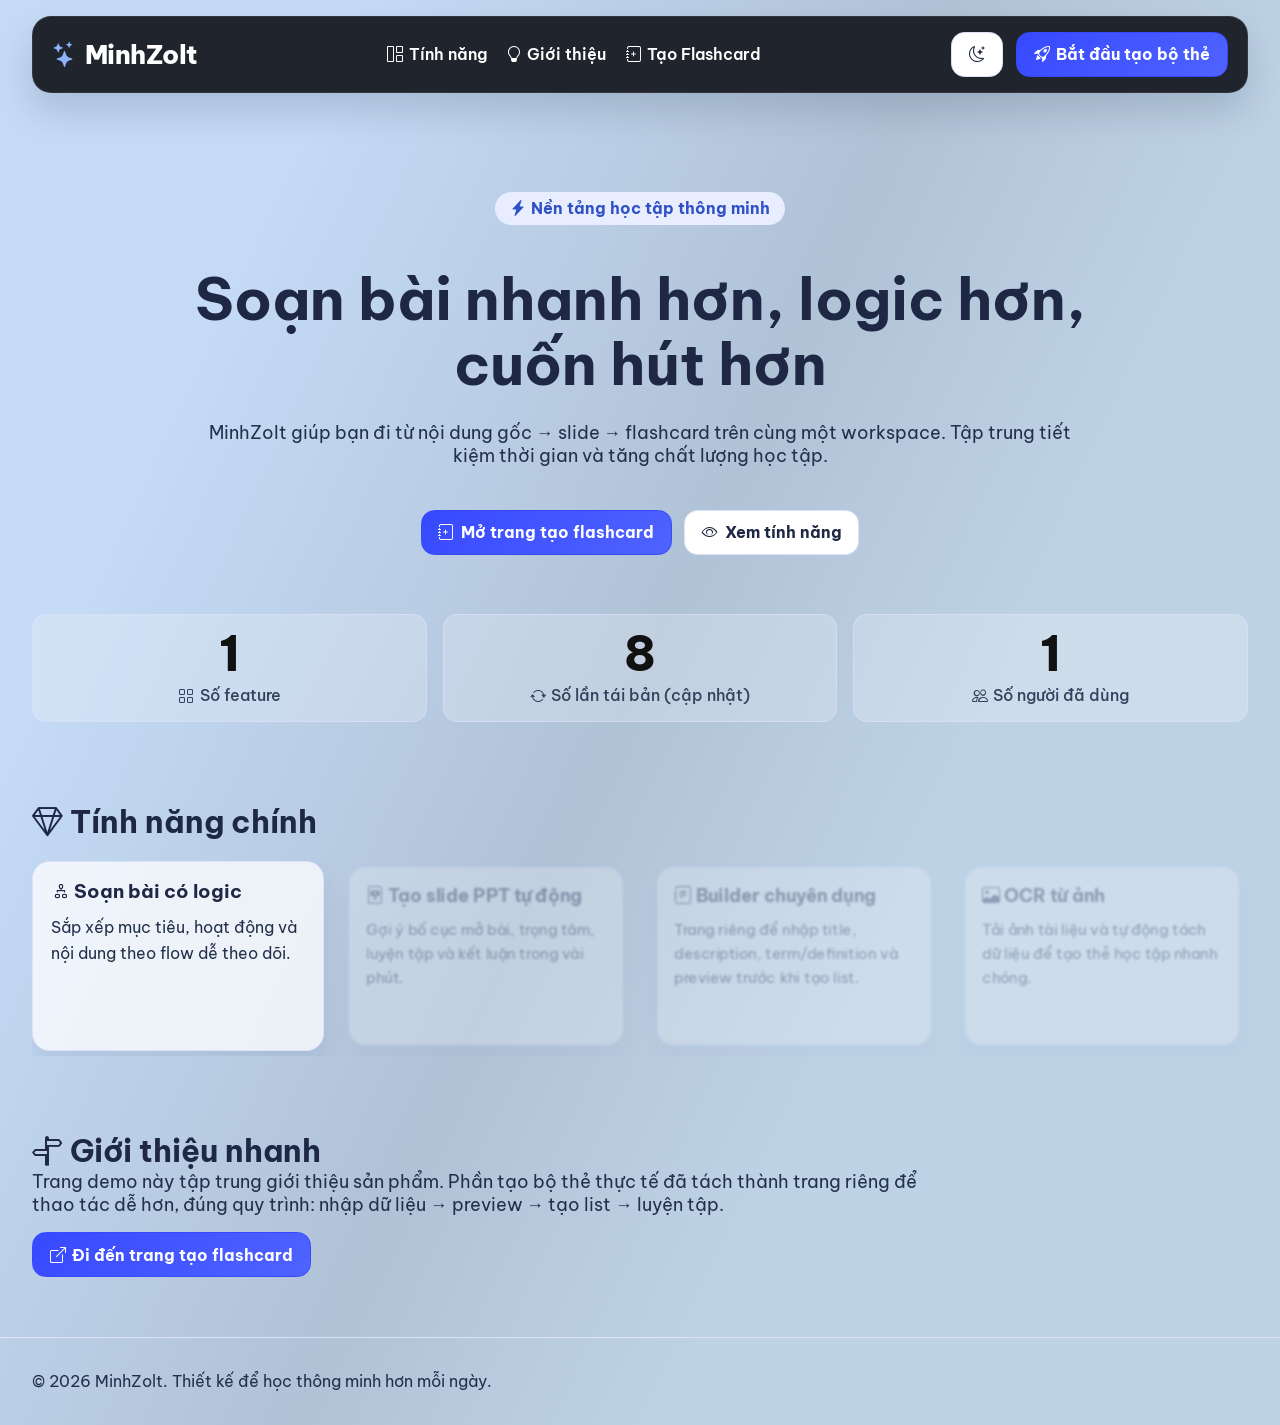
<file: index.html>
<!doctype html>
<html lang="vi">
  <head>
    <meta charset="UTF-8" />
    <meta name="viewport" content="width=device-width, initial-scale=1.0" />
    <title>MinhZolt</title>
    <link rel="preconnect" href="https://fonts.googleapis.com" />
    <link rel="preconnect" href="https://fonts.gstatic.com" crossorigin />
    <link href="https://fonts.googleapis.com/css2?family=Be+Vietnam+Pro:wght@400;500;600;700;800&display=swap" rel="stylesheet" />
    <link rel="stylesheet" href="https://cdn.jsdelivr.net/npm/bootstrap-icons@1.13.1/font/bootstrap-icons.min.css" />
    <link rel="stylesheet" href="styles.css" />
  </head>
  <body>
    <header class="site-header">
      <div class="container nav-wrap">
        <a class="brand" href="#"><i class="bi bi-stars"></i> MinhZolt</a>
        <nav class="main-nav">
          <a href="#features"><i class="bi bi-grid-1x2"></i> Tính năng</a>
          <a href="#intro"><i class="bi bi-lightbulb"></i> Giới thiệu</a>
          <a href="flashcard-builder.html"><i class="bi bi-journal-plus"></i> Tạo Flashcard</a>
        </nav>
        <div class="header-actions">
          <button class="secondary" id="themeToggle" aria-label="Đổi giao diện"><i class="bi bi-moon-stars"></i></button>
          <a class="primary cta-link" href="flashcard-builder.html"><i class="bi bi-rocket-takeoff"></i> Bắt đầu tạo bộ thẻ</a>
        </div>
      </div>
    </header>

    <main>
      <section class="hero reveal">
        <div class="container hero-center">
          <p class="badge"><i class="bi bi-lightning-charge-fill"></i> Nền tảng học tập thông minh</p>
          <h1>Soạn bài nhanh hơn, logic hơn, cuốn hút hơn</h1>
          <p class="lead">
            MinhZolt giúp bạn đi từ nội dung gốc → slide → flashcard trên cùng một workspace.
            Tập trung tiết kiệm thời gian và tăng chất lượng học tập.
          </p>
          <div class="hero-actions">
            <a class="primary cta-link" href="flashcard-builder.html"><i class="bi bi-journal-plus"></i> Mở trang tạo flashcard</a>
            <a class="secondary cta-link" href="#features"><i class="bi bi-eye"></i> Xem tính năng</a>
          </div>
        </div>

        <div class="container hero-stats reveal">
          <article class="stat-card">
            <p class="stat-value">1</p>
            <p class="stat-label"><i class="bi bi-grid"></i> Số feature</p>
          </article>
          <article class="stat-card">
            <p class="stat-value">8</p>
            <p class="stat-label"><i class="bi bi-arrow-repeat"></i> Số lần tái bản (cập nhật)</p>
          </article>
          <article class="stat-card">
            <p class="stat-value">1</p>
            <p class="stat-label"><i class="bi bi-people"></i> Số người đã dùng</p>
          </article>
        </div>
      </section>

      <section class="features reveal" id="features">
        <div class="container">
          <div class="section-head">
            <h2><i class="bi bi-gem"></i> Tính năng chính</h2>
          </div>
          <div class="feature-slider" id="featureSlider">
            <article class="card feature-card">
              <h3><i class="bi bi-diagram-2"></i> Soạn bài có logic</h3>
              <p>Sắp xếp mục tiêu, hoạt động và nội dung theo flow dễ theo dõi.</p>
            </article>
            <article class="card feature-card">
              <h3><i class="bi bi-file-slides"></i> Tạo slide PPT tự động</h3>
              <p>Gợi ý bố cục mở bài, trọng tâm, luyện tập và kết luận trong vài phút.</p>
            </article>
            <article class="card feature-card">
              <h3><i class="bi bi-journal-text"></i> Builder chuyên dụng</h3>
              <p>Trang riêng để nhập title, description, term/definition và preview trước khi tạo list.</p>
            </article>
            <article class="card feature-card">
              <h3><i class="bi bi-image"></i> OCR từ ảnh</h3>
              <p>Tải ảnh tài liệu và tự động tách dữ liệu để tạo thẻ học tập nhanh chóng.</p>
            </article>
          </div>
        </div>
      </section>

      <section class="workflow reveal" id="intro">
        <div class="container">
          <h2><i class="bi bi-signpost-split"></i> Giới thiệu nhanh</h2>
          <p class="lead">
            Trang demo này tập trung giới thiệu sản phẩm. Phần tạo bộ thẻ thực tế đã tách thành trang riêng để thao tác dễ hơn,
            đúng quy trình: nhập dữ liệu → preview → tạo list → luyện tập.
          </p>
          <a class="primary cta-link" href="flashcard-builder.html"><i class="bi bi-box-arrow-up-right"></i> Đi đến trang tạo flashcard</a>
        </div>
      </section>
    </main>

    <footer>
      <div class="container">
        <p>© 2026 MinhZolt. Thiết kế để học thông minh hơn mỗi ngày.</p>
      </div>
    </footer>

    <script src="script.js"></script>
  </body>
</html>
</file>
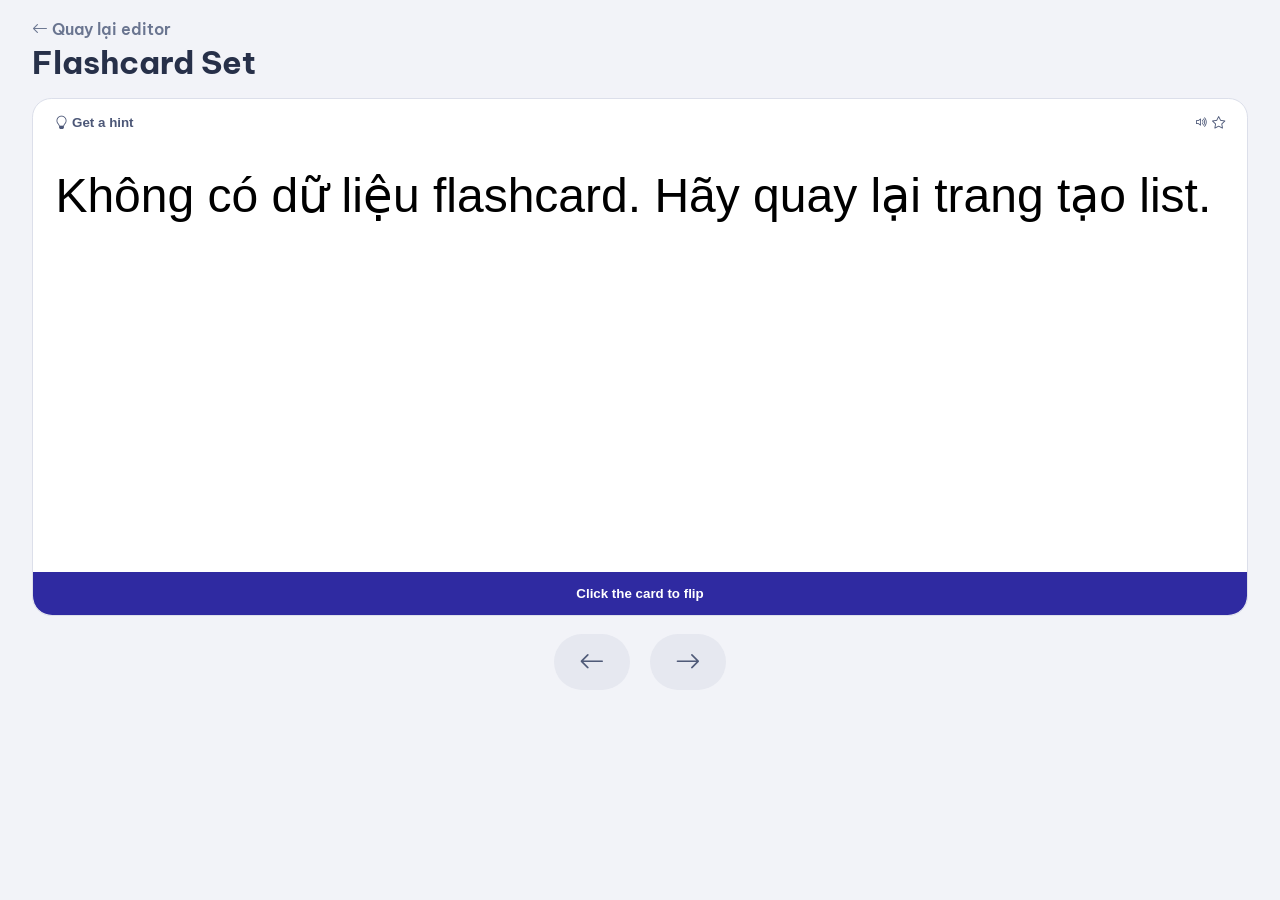
<file: flashcard-review.html>
<!doctype html>
<html lang="vi">
  <head>
    <meta charset="UTF-8" />
    <meta name="viewport" content="width=device-width, initial-scale=1.0" />
    <title>MinhZolt | Review Flashcard</title>
    <link rel="preconnect" href="https://fonts.googleapis.com" />
    <link rel="preconnect" href="https://fonts.gstatic.com" crossorigin />
    <link href="https://fonts.googleapis.com/css2?family=Be+Vietnam+Pro:wght@400;500;600;700;800&display=swap" rel="stylesheet" />
    <link rel="stylesheet" href="https://cdn.jsdelivr.net/npm/bootstrap-icons@1.13.1/font/bootstrap-icons.min.css" />
    <link rel="stylesheet" href="flashcard-review.css" />
  </head>
  <body>
    <main class="review-page">
      <header class="review-head">
        <a href="flashcard-builder.html" class="back-link"><i class="bi bi-arrow-left"></i> Quay lại editor</a>
        <h1 id="setTitle">Flashcard Set</h1>
        <p id="setDescription"></p>
      </header>

      <button id="reviewCard" class="review-card" type="button" aria-label="Lật thẻ">
        <div class="card-top"><span><i class="bi bi-lightbulb"></i> Get a hint</span><span><i class="bi bi-volume-up"></i> <i class="bi bi-star"></i></span></div>
        <p id="cardContent" class="card-content"></p>
        <div class="card-bottom">Click the card to flip</div>
      </button>

      <div class="controls">
        <button id="prevBtn" class="ctrl" type="button"><i class="bi bi-arrow-left"></i></button>
        <button id="nextBtn" class="ctrl" type="button"><i class="bi bi-arrow-right"></i></button>
      </div>
    </main>

    <script src="flashcard-review.js"></script>
  </body>
</html>
</file>
<file: styles.css>
:root {
  --bg: linear-gradient(295deg, rgba(190, 210, 230, 1) 32%, rgba(176, 194, 214, 1) 51%, rgba(196, 218, 245, 1) 81%);
  --surface: #ffffff;
  --surface-2: #f5f8ff;
  --text: #1e2744;
  --muted: #22304b;
  --accent: #1e3a8a;
  --border: #dbe2fa;
  --nav-bg: #1f242d;
  --nav-link: #ffffff;
  --nav-active: #1e3a8a;
}

html { scroll-behavior: smooth; }
* { box-sizing: border-box; }

body {
  margin: 0;
  font-family: "Be Vietnam Pro", "Segoe UI", sans-serif;
  background: var(--bg);
  color: var(--text);
}

.container { width: min(1320px, 95%); margin: 0 auto; }

.site-header {
  position: sticky;
  top: 0;
  z-index: 20;
  padding-top: 1rem;
}

.nav-wrap {
  display:flex;
  align-items:center;
  justify-content:space-between;
  min-height:4.8rem;
  gap:1rem;
  background: var(--nav-bg);
  border: 1px solid rgba(255,255,255,.08);
  border-radius: 1.2rem;
  padding: 0 1.2rem;
  box-shadow: 0 18px 35px rgba(10, 20, 40, .14);
}

.main-nav,.header-actions,.hero-actions { display:flex; align-items:center; }
.main-nav { gap:1.2rem; }
.main-nav a {
  text-decoration:none;
  color: var(--nav-link);
  font-weight:600;
  display:inline-flex;
  gap:.35rem;
  align-items:center;
  transition: color .25s ease, transform .25s ease;
}
.main-nav a:hover { color: #8db3ff; transform: translateY(-1px); }
.header-actions,.hero-actions { gap:.8rem; flex-wrap:wrap; }
.hero-actions { margin-top: 1.15rem; }
.brand {
  font-weight:800;
  font-size: 1.6rem;
  color: #ffffff;
  text-decoration:none;
  display:inline-flex;
  gap:.45rem;
  align-items:center;
  letter-spacing: -.02em;
}
.brand i { color: #8db3ff; }

button,.cta-link {
  border: 1px solid var(--border);
  border-radius: .84rem;
  padding: .72rem 1.05rem;
  font: inherit;
  font-weight: 700;
  display: inline-flex;
  align-items: center;
  gap: .4rem;
  text-decoration:none;
  transition: transform .25s ease, box-shadow .25s ease, background-color .25s ease, color .25s ease, border-color .25s ease;
}
button:hover,.cta-link:hover {
  transform: translateY(-2px);
  box-shadow: 0 12px 24px rgba(30, 58, 138, .16);
}

.primary { background: linear-gradient(135deg, #3749ff, #4f63ff); color:#fff; border-color:#3749ff; }
.secondary { background: var(--surface); color: var(--text); }
.secondary:hover { background: #eef4ff; }

.hero { padding: 5.2rem 0 3rem; }
.hero-center {
  max-width: 920px;
  margin: 0 auto;
  text-align: center;
  display: flex;
  flex-direction: column;
  align-items: center;
  gap: 1.55rem;
}

.badge {
  display:inline-flex;
  gap:.35rem;
  align-items:center;
  background:#e8eeff;
  color:#2f50c7;
  padding:.4rem .95rem;
  border-radius:999px;
  font-weight:700;
}

h1 {
  font-size: clamp(2.35rem,4.5vw,4rem);
  line-height:1.13;
  margin: 0;
  max-width: 900px;
}

h2 { font-size: clamp(1.6rem,2.4vw,2.2rem); margin:0; }
h3 { margin:0; font-size:1.2rem; }
.lead { color:var(--muted); max-width:74ch; font-size:1.1rem; margin: 0; }

.hero-stats {
  margin-top: 3.7rem;
  display: grid;
  grid-template-columns: repeat(3, minmax(220px, 1fr));
  gap: 1rem;
}

.stat-card {
  background: rgba(255,255,255,.22);
  border: 1px solid color-mix(in srgb, var(--border) 65%, transparent);
  border-radius: .9rem;
  padding: 1rem .9rem;
  text-align: center;
}

.stat-label {
  margin: .45rem 0 0;
  color: #34405c;
  font-weight: 500;
  font-size: 1.02rem;
  display: inline-flex;
  align-items: center;
  justify-content: center;
  gap: .35rem;
}

.stat-value {
  margin: 0;
  font-size: clamp(2.3rem, 3.7vw, 3.4rem);
  font-weight: 800;
  line-height: 1;
  color: #111111;
}

.features,.workflow { padding:2rem 0 2.7rem; }
.section-head { margin-bottom:1.2rem; }

.feature-slider {
  display:grid;
  grid-auto-flow:column;
  grid-auto-columns:minmax(280px,1fr);
  gap:1rem;
  overflow-x:auto;
  scroll-snap-type:x mandatory;
  padding-bottom:.35rem;
}

.feature-card {
  padding:1.1rem;
  min-height:190px;
  scroll-snap-align:center;
  opacity:.3;
  transform:scale(.94);
  filter:blur(1px);
  transition:opacity .35s ease, transform .35s ease, filter .35s ease;
}

.feature-card.is-active,
.feature-card:hover {
  opacity:1;
  transform:scale(1);
  filter:blur(0);
}

.card {
  background: rgba(255,255,255,.74);
  border:1px solid var(--border);
  border-radius:1.1rem;
  box-shadow:0 14px 28px rgba(33,53,109,.08);
}

.feature-card p { color:var(--muted); margin:.75rem 0 0; line-height: 1.6; }
.workflow .cta-link { margin-top:1rem; }
footer { border-top:1px solid var(--border); color:var(--muted); padding:1.1rem 0; margin-top:1rem; }

.dark {
  --bg: linear-gradient(67deg, rgba(29, 69, 107, 1) 31%, rgba(47, 88, 130, 1) 50%, rgba(15, 40, 82, 1) 81%);
  --surface: #10233f;
  --surface-2: #173456;
  --text: #f6fbff;
  --muted: #d9e7ff;
  --accent: #9db0ff;
  --border: #3c5f8b;
  --nav-bg: #1a2029;
  --nav-link: #ffffff;
}

.dark .secondary { background:#1a3a62; color:var(--text); border-color:var(--border); }
.dark .main-nav a,.dark .lead,.dark .feature-card p,.dark footer,.dark .stat-label { color:var(--muted); }
.dark .card,.dark .stat-card { background: rgba(16,35,63,.68); }
.dark .stat-value { color: #ffffff; }
.dark .brand { color: #ffffff; }

.reveal { opacity: 0; transform: translateY(22px); }
.reveal.in-view { animation: fadeUp .7s ease both; }

@media (max-width: 980px) {
  .main-nav { display:none; }
  .hero { padding-top: 4rem; }
  .hero-stats { grid-template-columns: 1fr; }
  .nav-wrap { padding: .8rem 1rem; }
}

@keyframes fadeUp {
  from { opacity:0; transform:translateY(22px);} 
  to { opacity:1; transform:translateY(0);} 
}
</file>
<file: flashcard-review.css>
html{scroll-behavior:smooth}
:root { --bg:#f2f3f8; --surface:#fff; --ink:#273049; --muted:#6a7590; --accent:#2f2aa1; }
*{box-sizing:border-box}
body{margin:0;font-family:"Be Vietnam Pro",sans-serif;background:var(--bg);color:var(--ink)}
.review-page{width:min(1320px,95%);margin:1.2rem auto;animation:pageFade .55s ease both}
.review-head h1{margin:.2rem 0 .25rem;font-size:2rem}
.review-head p{margin:0 0 1rem;color:var(--muted)}
.back-link{text-decoration:none;color:var(--muted);font-weight:600;transition:color .25s ease, transform .25s ease}
.back-link:hover{color:#324fff;transform:translateX(-2px)}
.review-card{width:100%;border:1px solid #dcdfea;border-radius:1.2rem;background:#fff;text-align:left;padding:1rem 1.4rem 0;cursor:pointer;transition:transform .28s ease, box-shadow .28s ease, border-color .28s ease}
.review-card:hover{transform:translateY(-3px);box-shadow:0 16px 30px rgba(39,48,73,.1);border-color:#c6d0ef}
.card-top{display:flex;justify-content:space-between;color:#4c5777;font-weight:600}
.card-content{min-height:390px;font-size:3rem;line-height:1.24;margin:2.2rem 0 1rem;animation:contentPulse .35s ease}
.card-bottom{margin:0 -1.4rem;padding:.9rem 0;text-align:center;background:var(--accent);color:#fff;border-radius:0 0 1.2rem 1.2rem;font-weight:700}
.controls{display:flex;justify-content:center;gap:1.2rem;padding:1.1rem 0}
.ctrl{border:0;background:#e6e8f0;width:76px;height:56px;border-radius:999px;font-size:1.6rem;color:#4f5a78;cursor:pointer;transition:transform .25s ease, box-shadow .25s ease, background-color .25s ease}
.ctrl:hover{transform:translateY(-2px);box-shadow:0 12px 24px rgba(39,48,73,.12);background:#dce3f5}
@keyframes pageFade{from{opacity:0;transform:translateY(16px)}to{opacity:1;transform:translateY(0)}}
@keyframes contentPulse{from{opacity:.6;transform:scale(.985)}to{opacity:1;transform:scale(1)}}
@media (max-width: 900px){.card-content{font-size:2rem;min-height:240px}}
</file>
